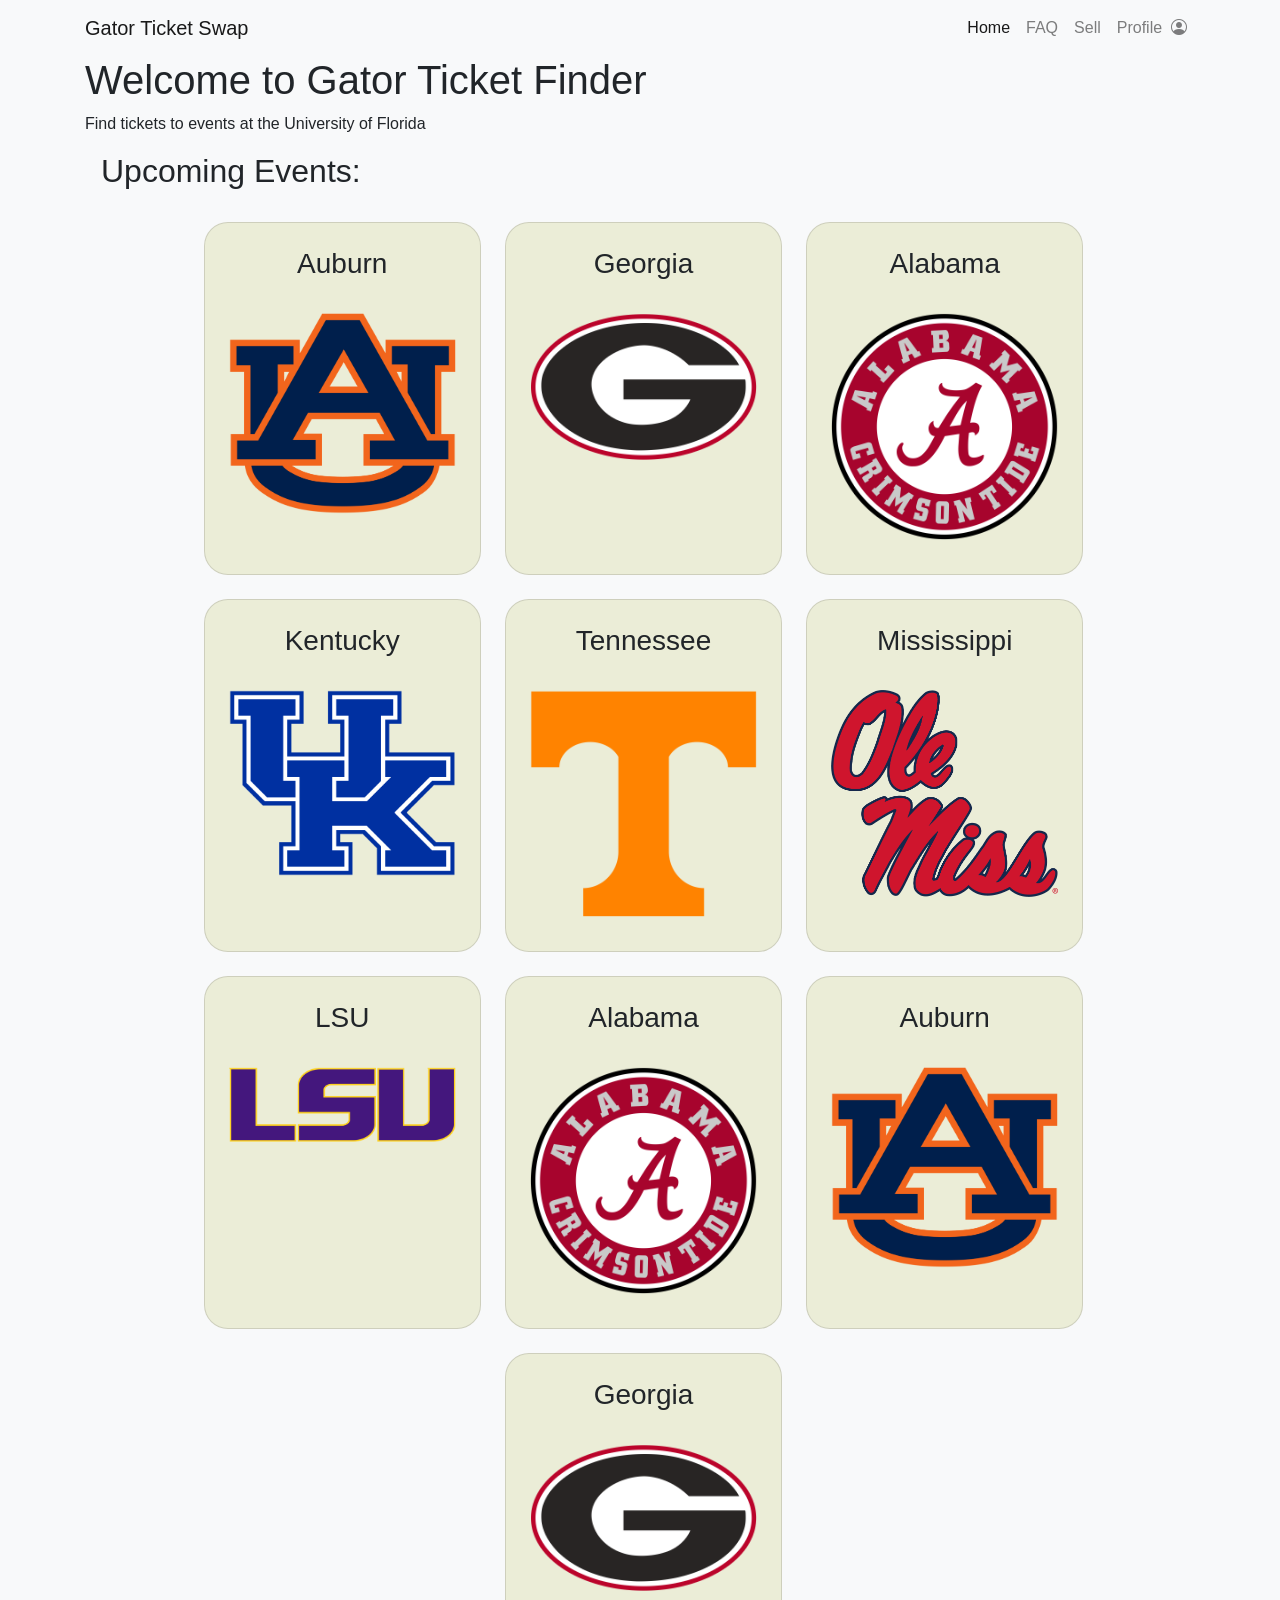
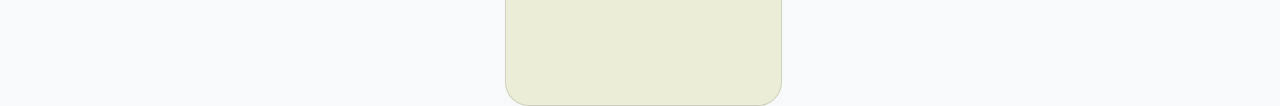
<file: frontend/index.html>
<!DOCTYPE html>
<html lang="en">

<head>
    <title>Gator Ticket Finder</title>
    <meta charset="utf-8">
    <meta name="viewport" content="width=device-width, initial-scale=1">
    <link rel="stylesheet" href="https://cdn.jsdelivr.net/npm/bootstrap@4.6.2/dist/css/bootstrap.min.css">
    <link rel="stylesheet" href="https://cdn.jsdelivr.net/npm/bootstrap-icons@1.11.3/font/bootstrap-icons.min.css">
    <link type="text/css" rel="stylesheet" href="./css/index.css">
    <script src="https://cdn.jsdelivr.net/npm/jquery@3.7.1/dist/jquery.slim.min.js"></script>
    <script src="https://cdn.jsdelivr.net/npm/popper.js@1.16.1/dist/umd/popper.min.js"></script>
    <script src="https://cdn.jsdelivr.net/npm/bootstrap@4.6.2/dist/js/bootstrap.bundle.min.js"></script>
    <script src="https://ajax.googleapis.com/ajax/libs/jquery/3.7.1/jquery.min.js"></script>
    <script>
        const games = ['Alabama', 'Georgia', 'Tennessee', 'Auburn', 'LSU', 'Kentucky', 'Mississippi', 'Mississippi State', 'Vanderbilt'];

        function newEvent(game, number) {
            var event = `<div id="event-${number}" class="col-lg-3 card rounded-xl mr-4 mt-4 p-4 bg-cream "><h3 class="text-center" id="game">${game}</h3><br><img src="../img/logos/${game.toLowerCase()}.png"></div>`
            $("#events").append(event);
            $(`#event-${number}`).height($(`#event-${number}`).width() * 4 / 3);
        }

        $(document).ready(function () {
            //Temporarily generating random values as placeholders, once backend is implemented, replace random values with fetched values.
            for (let i = 0; i < 10; i++) {
                let game = games[Math.floor(Math.random() * games.length)];
                newEvent(game, i + 1);
            }
        });

        $(window).on("resize", function () {
            var count = $("#events").children().length;
            for(let i = 1; i <= count; i++) {
                $(`#event-${i}`).height($(`#event-${1}`).width() * 4 / 3);
            }       
        });
    </script>
</head>

<body class="bg-light">
    <div id="nav-placeholder"></div>
    <script>
        $(function () {
            $("#nav-placeholder").load("nav.html #navbar", function (responseTxt, statusTxt, xhr) {
                if (statusTxt == "success")
                    $("#nav-home").addClass("active");
            });
        });
    </script>

    <div class="container">
        <div class="row">
            <div class="col">
                <h1>Welcome to Gator Ticket Finder</h1>
                <p>Find tickets to events at the University of Florida</p>
            </div>
        </div>
        <div class="row ml-3">
            <h2>Upcoming Events:</h2>
        </div>
        <div id="events" class="row ml-3 justify-content-center">
            <!-- Events get added here programmatically -->
        </div>
    </div>
</body>

</html>
</file>
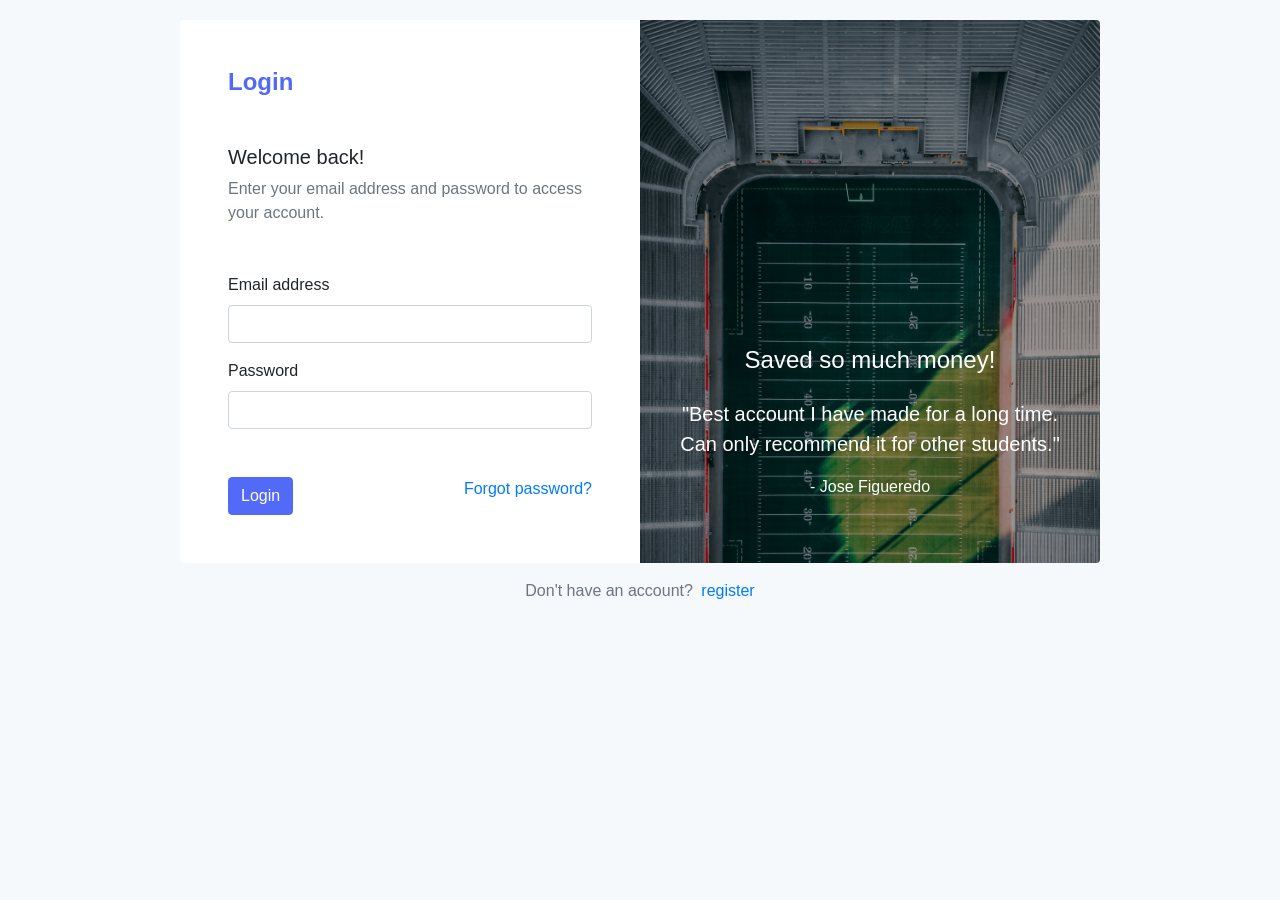
<file: login.html>
<!DOCTYPE html>
<html lang="en">
<head>
    <meta charset="UTF-8">
    <meta name="viewport" content="width=device-width, initial-scale=1.0">
    <link rel="stylesheet" href="https://cdn.jsdelivr.net/npm/bootstrap@4.3.1/dist/css/bootstrap.min.css" integrity="sha384-ggOyR0iXCbMQv3Xipma34MD+dH/1fQ784/j6cY/iJTQUOhcWr7x9JvoRxT2MZw1T" crossorigin="anonymous">
    <link type="text/css" rel="stylesheet" href="login.css">
    <title>Log In</title>
</head>
<body>
    <div id="main-wrapper" class="container">
        <div class="row justify-content-center">
            <div class="col-xl-10">
                <div class="card border-0">
                    <div class="card-body p-0">
                        <div class="row no-gutters">
                            <div class="col-lg-6">
                                <div class="p-5">
                                    <div class="mb-5">
                                        <h3 class="h4 font-weight-bold text-theme">Login</h3>
                                    </div>
    
                                    <h6 class="h5 mb-0">Welcome back!</h6>
                                    <p class="text-muted mt-2 mb-5">Enter your email address and password to access your account.</p>
    
                                    <form id="loginForm">
                                        <div class="form-group">
                                            <label for="exampleInputEmail1">Email address</label>
                                            <input type="email" class="form-control" id="email" required>
                                        </div>
                                        <div class="form-group mb-5">
                                            <label for="exampleInputPassword1">Password</label>
                                            <input type="password" class="form-control" id="password" required>
                                        </div>
                                        <button type="submit" class="btn btn-theme">Login</button>
                                        <a href="#l" class="forgot-link float-right text-primary">Forgot password?</a>
                                    </form>
                                </div>
                            </div>
    
                            <div class="col-lg-6 d-none d-lg-inline-block">
                                <div class="account-block rounded-right">
                                    <div class="overlay rounded-right"></div>
                                    <div class="account-testimonial">
                                        <h4 class="text-white mb-4">Saved so much money!</h4>
                                        <p class="lead text-white">"Best account I have made for a long time. Can only recommend it for other students."</p>
                                        <p>- Jose Figueredo</p>
                                    </div>
                                </div>
                            </div>
                        </div>
    
                    </div>
                    <!-- end card-body -->
                </div>
                <!-- end card -->
    
                <p class="text-muted text-center mt-3 mb-4 mb-0">Don't have an account? <a href="./signup.html" class="text-primary ml-1">register</a></p>
    
                <!-- end row -->
    
            </div>
            <!-- end col -->
        </div>
        <!-- Row -->
    </div>

    <script>
        document.getElementById('loginForm').addEventListener('submit', function(e) {
            e.preventDefault();

            var email = document.getElementById('email').value;
            var password = document.getElementById('password').value;
            
            // Validate email using regex
            var emailRegex = /^[^\s@]+@[^\s@]+\.[^\s@]+$/;
            if (!emailRegex.test(email)) {
                alert('Please enter a valid email address.');
                return;
            }
            // Validate password using regex
            var passwordRegex = /^(?=.*\d)(?=.*[a-z])(?=.*[A-Z]).{8,}$/;
            if (!passwordRegex.test(password)) {
                alert('Password must be at least 8 characters long and contain at least one digit, one lowercase letter, and one uppercase letter.');
                return;
            }

            // Client-side password hashing (use a strong hashing library)
            var hashedPassword = hashFunction(password);



            var xhr = new XMLHttpRequest();
            xhr.open('POST', 'https://localhost:3001/login', true); // Use HTTPS
            xhr.setRequestHeader('Content-Type', 'application/json');

            xhr.send(JSON.stringify({ email: email, password: hashedPassword }));
            
            xhr.onreadystatechange = function() {
                if (xhr.readyState === 4) {
                    if (xhr.status === 200) {
                        var response = JSON.parse(xhr.responseText);
                        if (response.status === 'success') {
                            window.location.href = 'https://localhost:3000/dashboard';
                        } else {
                            alert('Invalid username or password');
                        }
                    } else {
                        alert('Error during the request');
                    }
                }
            };
        });

        function hashFunction(password) {
            // Implement a secure hashing algorithm (e.g., SHA-256)
            // This is a simplified example, use a proven library in a real scenario
            var hash = btoa(password);
            return hash;
        }
    </script>
</body>
</html>
</file>
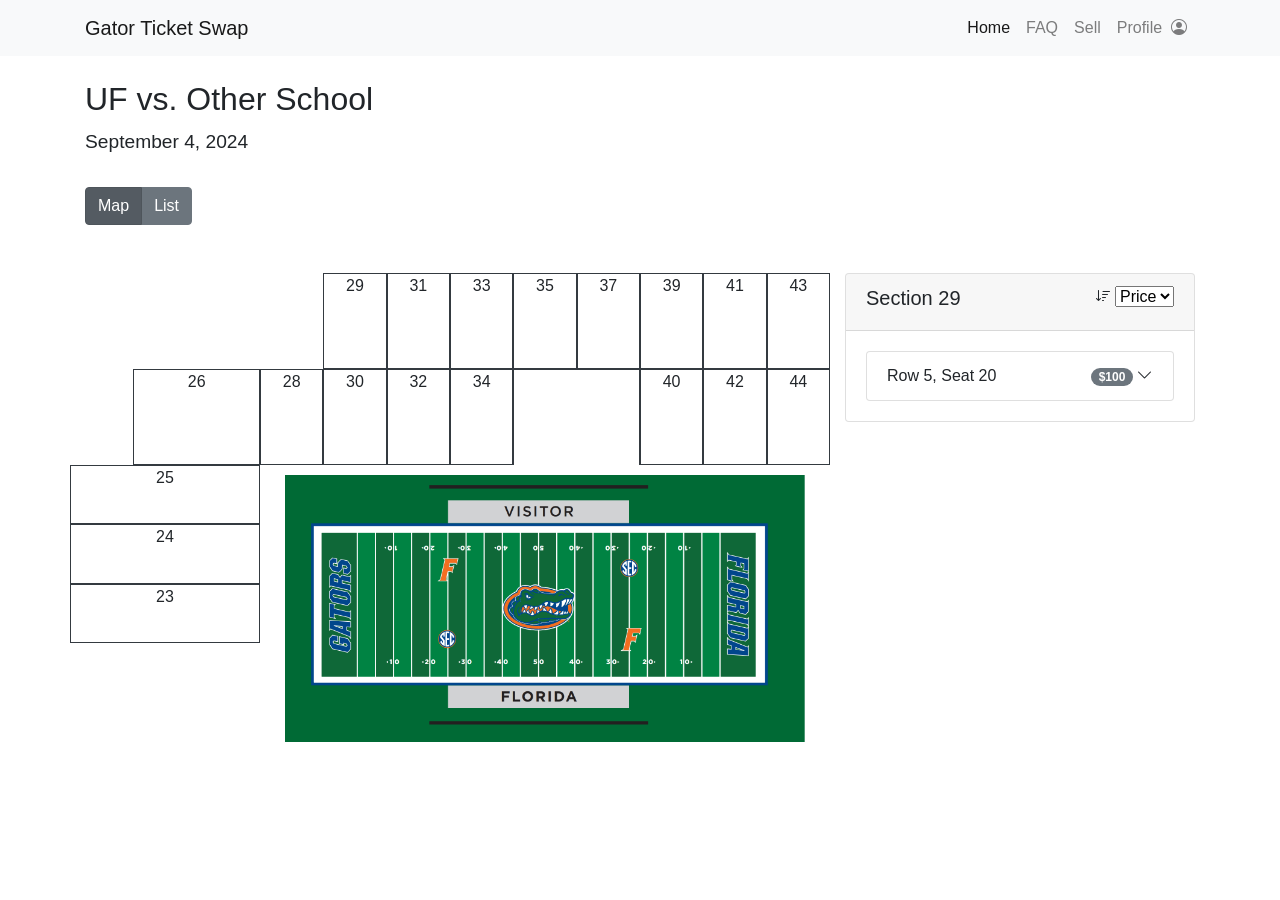
<file: frontend/event.html>
<!DOCTYPE html>
<html lang="en">
    <head>
        <title>Gator Ticket Finder</title>
        <meta charset="utf-8">
        <meta name="viewport" content="width=device-width, initial-scale=1">
        <link rel="stylesheet" href="https://cdn.jsdelivr.net/npm/bootstrap@4.6.2/dist/css/bootstrap.min.css">
        <link rel="stylesheet" href="https://cdn.jsdelivr.net/npm/bootstrap-icons@1.11.3/font/bootstrap-icons.min.css">
        <script src="https://cdn.jsdelivr.net/npm/jquery@3.7.1/dist/jquery.slim.min.js"></script>
        <script src="https://cdn.jsdelivr.net/npm/popper.js@1.16.1/dist/umd/popper.min.js"></script>
        <script src="https://cdn.jsdelivr.net/npm/bootstrap@4.6.2/dist/js/bootstrap.bundle.min.js"></script>
        <script src="https://ajax.googleapis.com/ajax/libs/jquery/3.7.1/jquery.min.js"></script>

        <script>
            function initialize() {
                showMapView();
            }

            function showMapView() {
                $("#map-view").show();
                $("#list-view").hide();

                $("#map_view_btn").addClass("active");
                $("#list_view_btn").removeClass("active");
            }
            
            function showListView() {
                $("#map-view").hide();
                $("#list-view").show();

                $("#map_view_btn").removeClass("active");
                $("#list_view_btn").addClass("active");
            }
        </script>
    </head>

    <body onload="initialize();">
        <div id="nav-placeholder"></div>
        <script>
            $(function(){
                $("#nav-placeholder").load("nav.html #navbar", function(responseTxt, statusTxt, xhr){
                    if(statusTxt == "success")
                        $("#nav-home").addClass("active");
                });
            });
        </script>

        <div class="container bg-white">
            <br>
            <h2 id="event-name">UF vs. Other School</h4>
            <h4 id="event-date"><small>September 4, 2024</small></h4>
            <br>

            <div class="btn-group">
                <button type="button" class="btn btn-secondary active" id="map_view_btn" onclick="showMapView();">Map</button>
                <button type="button" class="btn btn-secondary" id="list_view_btn" onclick="showListView();">List</button>
            </div>
            <br><br><br>

            <div class="row" id="map-view">
                <div class="col-12 col-lg-8">
                    <div class="row">
                        <div class="col-4"><br><br><br><br></div>
                        <div class="col-1 border border-dark text-center" onclick="" style="cursor: pointer;">29</div>
                        <div class="col-1 border border-dark text-center">31</div>
                        <div class="col-1 border border-dark text-center">33</div>
                        <div class="col-1 border border-dark text-center">35</div>
                        <div class="col-1 border border-dark text-center">37</div>
                        <div class="col-1 border border-dark text-center">39</div>
                        <div class="col-1 border border-dark text-center">41</div>
                        <div class="col-1 border border-dark text-center">43</div>
                    </div> <!-- section row 1 -->
        
                    <div class="row">
                        <div class="col-1"><br><br><br><br></div>
                        <div class="col-2 border border-dark text-center">26</div>
                        <div class="col-1 border border-dark text-center">28</div>
                        <div class="col-1 border border-dark text-center">30</div>
                        <div class="col-1 border border-dark text-center">32</div>
                        <div class="col-1 border border-dark text-center">34</div>
                        <div class="col-2 border border-dark border-bottom-0"></div>
                        <div class="col-1 border border-dark text-center">40</div>
                        <div class="col-1 border border-dark text-center">42</div>
                        <div class="col-1 border border-dark text-center">44</div>
                    </div> <!-- section row 2 -->
        
                    <div class="row">
                        <div class="col-3 text-center">
                            <div class="row h-100">
                                <div class="col-12 h-20 d-inline-block border border-dark text-center">25</div>
                                <div class="col-12 border border-dark text-center">24</div>
                                <div class="col-12 border border-dark text-center">23</div>
                                <div class="col-12"></div>
                                <div class="col-12"></div>
                                <div class="col-12"></div>
                                <div class="col-12"></div>
                            </div>
                        </div>
                        <div class="col-9 text-center">
                            <img src="../img/field.png" class="img-fluid" alt="Responsive image" style="padding:10px">
                            <br><br>
                        </div>
        
                    </div> <!-- section/field row -->
                </div> <!-- map column -->

                <div class="col-12 col-lg-4">
                    <div class="card">
                        <div class="card-header">
                            <h5>
                                Section 29
                                <div class="float-right small">
                                    <label for="sort-listings-map"><i class="bi bi-sort-down"></i></label>
                                    <select id="sort-listings-map">
                                        <option value="price">Price</option>
                                        <option value="row">Row</option>
                                    </select>
                                </div>
                            </h5>
                        </div>
                        <div class="card-body" style="max-height: 400px; overflow-y: auto;">
                            <ul class="list-group" id="listings-map">
                                <li class="list-group-item" id="listing-map-1" data-toggle="collapse" data-target="#details-map-1">
                                    Row 5, Seat 20
                                    <div class="float-right">
                                        <span class="badge badge-secondary badge-pill">$100</span>
                                        <i class="bi bi-chevron-down"></i>
                                    </div> <!-- text-right -->
                                    <div id="details-map-1" class="collapse">
                                        Contact: johndoe@ufl.edu
                                    </div>
                                </li>
                            </ul>
                        </div> <!-- map listings card body -->
                    </div> <!-- map listings card -->
                </div> <!-- event details column -->
            </div> <!-- map row -->

            <div class="card" id="list-view">
                <div class="card-header">
                    <h5>
                        Section 29
                        <div class="float-right small">
                            <label for="sort-listings-list"><i class="bi bi-sort-down"></i></label>
                            <select id="sort-listings-list">
                                <option value="price">Price</option>
                                <option value="row">Row</option>
                            </select>
                        </div>
                    </h5>
                </div>
                <div class="card-body" style="max-height: 600px; overflow-y: auto;">
                    <ul class="list-group" id="listings-list">
                        <li class="list-group-item" id="listing-list-1" data-toggle="collapse" data-target="#details-list-1">
                            Section 29, Row 5, Seat 20
                            <div class="float-right">
                                <span class="badge badge-secondary badge-pill">$100</span>
                                <i class="bi bi-chevron-down"></i>
                            </div> <!-- text-right -->
                            <div id="details-list-1" class="collapse">
                                Contact: johndoe@ufl.edu
                            </div>
                        </li>
                    </ul>
                </div> <!-- list listings card body -->
            </div> <!-- list listings card -->



            <br><br><br><br><br>
        </div> <!-- container -->

            
    </body>
</html>
</file>
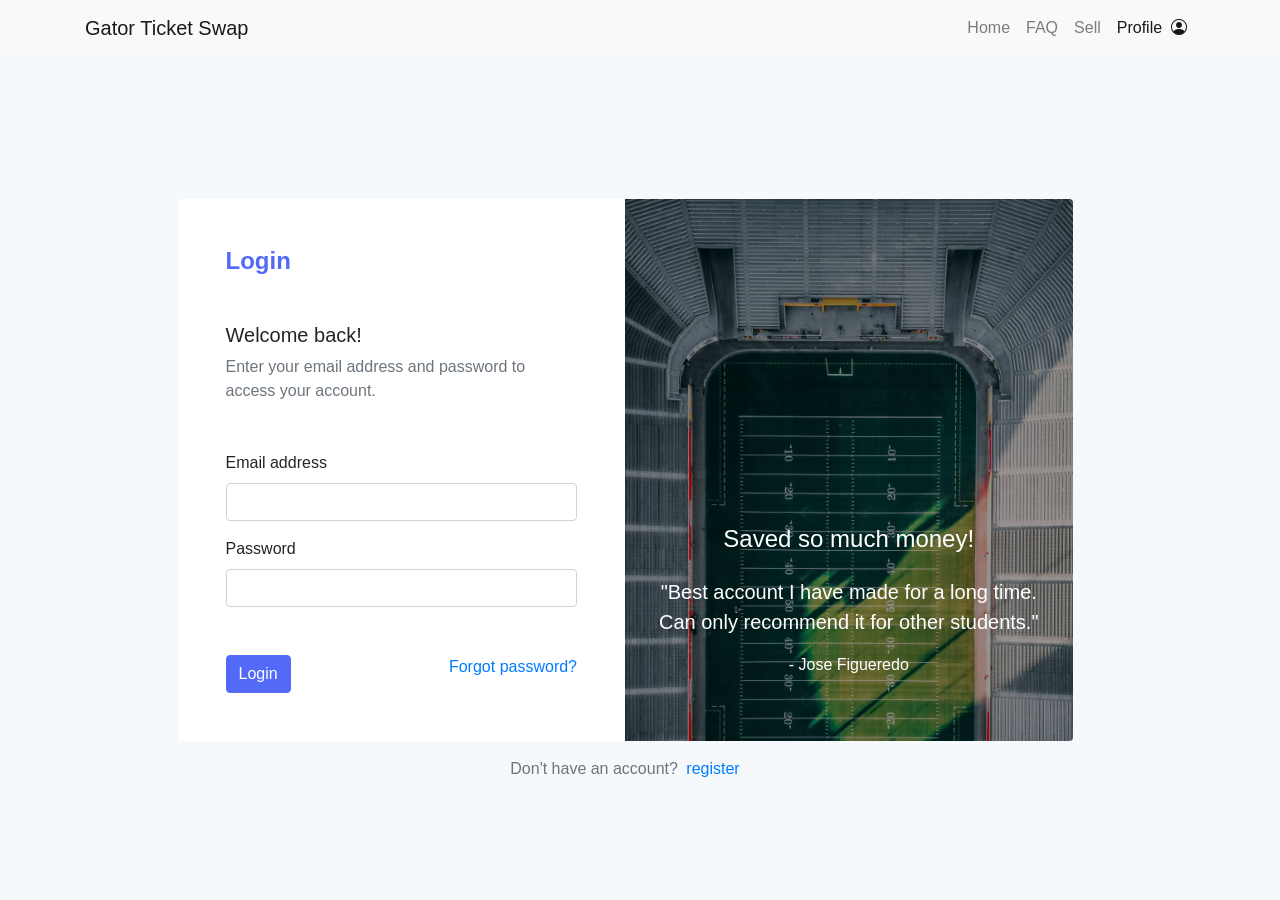
<file: frontend/login.html>
<!DOCTYPE html>
<html lang="en">

<head>
    <meta charset="utf-8">
    <meta name="viewport" content="width=device-width, initial-scale=1">
    <link rel="stylesheet" href="https://cdn.jsdelivr.net/npm/bootstrap@4.6.2/dist/css/bootstrap.min.css">
    <link rel="stylesheet" href="https://cdn.jsdelivr.net/npm/bootstrap-icons@1.11.3/font/bootstrap-icons.min.css">
    <script src="https://cdn.jsdelivr.net/npm/jquery@3.7.1/dist/jquery.slim.min.js"></script>
    <script src="https://cdn.jsdelivr.net/npm/popper.js@1.16.1/dist/umd/popper.min.js"></script>
    <script src="https://cdn.jsdelivr.net/npm/bootstrap@4.6.2/dist/js/bootstrap.bundle.min.js"></script>
    <script src="https://ajax.googleapis.com/ajax/libs/jquery/3.7.1/jquery.min.js"></script>
    <link type="text/css" rel="stylesheet" href="./css/login.css">
    <title>Log In</title>
</head>

<body>
    <div id="nav-placeholder"></div>
    <script>
        $(function () {
            $("#nav-placeholder").load("nav.html #navbar", function (responseTxt, statusTxt, xhr) {
                if (statusTxt == "success")
                    $("#nav-profile").addClass("active");
            });
        });
    </script>
    <br><br>

    <div id="main-wrapper " class="container bg">
        <div class="row justify-content-center w-100">
            <div class="col-xl-10 ">
                <div class="card border-0">
                    <div class="card-body p-0">
                        <div class="row no-gutters">
                            <div class="col-lg-6">
                                <div class="p-5">
                                    <div class="mb-5">
                                        <h3 class="h4 font-weight-bold text-theme">Login</h3>
                                    </div>

                                    <h6 class="h5 mb-0">Welcome back!</h6>
                                    <p class="text-muted mt-2 mb-5">Enter your email address and password to access your
                                        account.</p>

                                    <form id="loginForm" method="post" action="/api/login">
                                        <div class="form-group">
                                            <label for="email">Email address</label>
                                            <input type="email" class="form-control" id="email" name="email" required>
                                        </div>
                                        <div class="form-group mb-5">
                                            <label for="password">Password</label>
                                            <input type="password" class="form-control" id="password" name="password"
                                                required>
                                        </div>
                                        <button type="submit" class="btn btn-theme">Login</button>
                                        <a href="#l" class="forgot-link float-right text-primary">Forgot password?</a>
                                    </form>
                                </div>
                            </div>

                            <div class="col-lg-6 d-none d-lg-inline-block">
                                <div class="account-block rounded-right">
                                    <div class="overlay rounded-right"></div>
                                    <div class="account-testimonial">
                                        <h4 class="text-white mb-4">Saved so much money!</h4>
                                        <p class="lead text-white">"Best account I have made for a long time. Can only
                                            recommend it for other students."</p>
                                        <p>- Jose Figueredo</p>
                                    </div>
                                </div>
                            </div>
                        </div>

                    </div>
                    <!-- end card-body -->
                </div>
                <!-- end card -->

                <p class="text-muted text-center mt-3 mb-4 mb-0">Don't have an account? <a href="./signup.html"
                        class="text-primary ml-1">register</a></p>

                <!-- end row -->

            </div>
            <!-- end col -->
        </div>
        <!-- Row -->
    </div>

    <script>
        const crypto = require('crypto');

        $(document).ready(function () {
            $('#loginForm').submit(function (event) {
                event.preventDefault();
                var email = $('#email').val();
                var password = $('#password').val();

                // Validate email using regex
                var emailRegex = /^[^\s@]+@[^\s@]+\.[^\s@]+$/;
                if (!emailRegex.test(email)) {
                    alert('Please enter a valid email address.');
                    return;
                }
                // Validate password using regex
                var passwordRegex = /^(?=.*\d)(?=.*[a-z])(?=.*[A-Z]).{8,}$/;
                if (!passwordRegex.test(password)) {
                    alert('Password must be at least 8 characters long and contain at least one digit, one lowercase letter, and one uppercase letter.');
                    return;
                }


                // Hash the password client-side
                // var hashedPassword = hashFunction(password);
                var hashedPassword = password;

                $.ajax({
                    type: 'POST',
                    url: '/api/login',
                    data: JSON.stringify({ action: "login", email: email, password: hashedPassword }),
                    contentType: 'application/json',
                    success: function (response) {
                        // Handle success response
                        if (response.status === 'success') {
                            window.location.href = '/index.html';
                        } else {
                            alert('Invalid email or password');
                        }
                    },
                    error: function (xhr, status, error) {
                        // Handle error response
                        console.error(error);
                        alert('Error occurred while processing your request');
                    }
                });
            });
        });

        function hashFunction(password) {
            // Create a new instance of the SHA-256 hashing algorithm
            const sha256 = crypto.createHash('sha256');

            // Update the hash object with the password
            sha256.update(password);

            // Generate the hashed password as a hexadecimal string
            const hash = sha256.digest('hex');

            return hash;
        }
    </script>
</body>

</html>
</file>
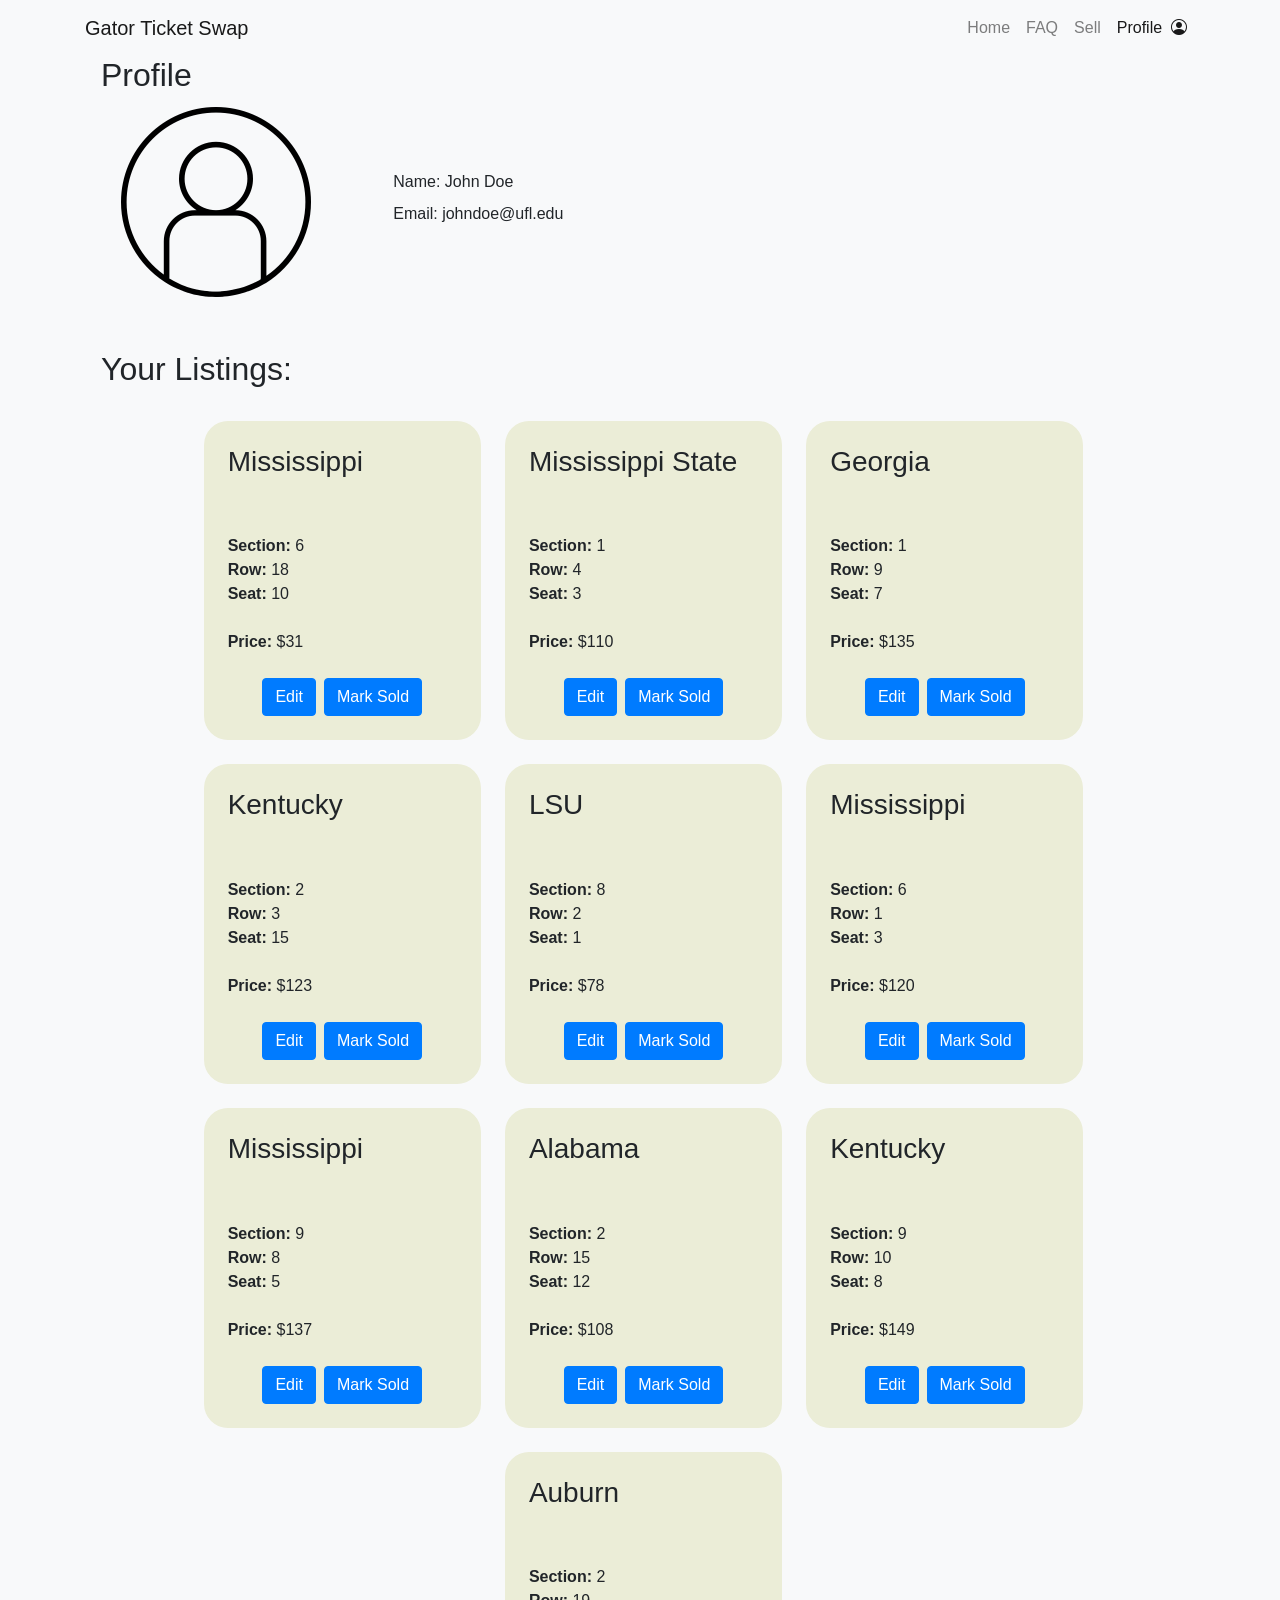
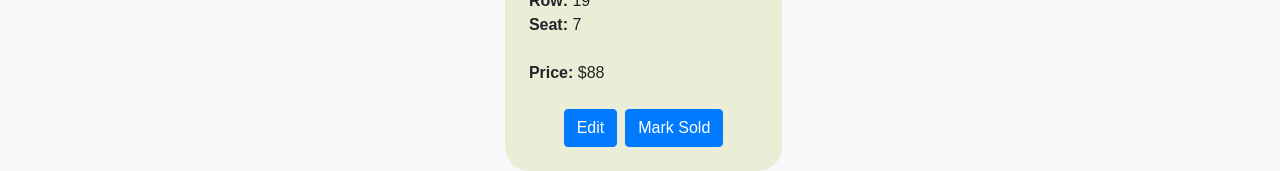
<file: frontend/profile.html>
<!DOCTYPE html>
<html lang="en">

<head>
    <title>Profile</title>
    <meta charset="utf-8">
    <meta name="viewport" content="width=device-width, initial-scale=1">
    <link rel="stylesheet" href="https://cdn.jsdelivr.net/npm/bootstrap@4.6.2/dist/css/bootstrap.min.css">
    <link rel="stylesheet" href="https://cdn.jsdelivr.net/npm/bootstrap-icons@1.11.3/font/bootstrap-icons.min.css">
    <link type="text/css" rel="stylesheet" href="./css/profile.css">
    <script src="https://cdn.jsdelivr.net/npm/jquery@3.7.1/dist/jquery.slim.min.js"></script>
    <script src="https://cdn.jsdelivr.net/npm/popper.js@1.16.1/dist/umd/popper.min.js"></script>
    <script src="https://cdn.jsdelivr.net/npm/bootstrap@4.6.2/dist/js/bootstrap.bundle.min.js"></script>
    <script src="https://ajax.googleapis.com/ajax/libs/jquery/3.7.1/jquery.min.js"></script>
    <script>
        // Placeholders, once backend is implemented, set these values to fetched values
        const name = "John Doe";
        const email = "johndoe@ufl.edu";
        const profilePicture = "../img/profile_picture.png";
        const games = ['Alabama', 'Georgia', 'Tennessee', 'Auburn', 'LSU', 'Kentucky', 'Mississippi', 'Mississippi State', 'Vanderbilt'];

        function newListing(number, game, section, row, seat, price) {
            let listing = `<div id="listing-${number}" class="col-lg-3 rounded-xl mr-4 mt-4 p-4 bg-cream">
                                <h3 id="game">${game}</h3><br><br>
                                <b>Section: </b><span id="section">${section}</span><br>
                                <b>Row: </b><span id="row">${row}</span><br>
                                <b>Seat: </b><span id="seat">${seat}</span><br><br>
                                <b>Price: </b><span id="price">${price}</span><br><br>
                                <div class="d-flex justify-content-center">
                                    <input type="button" class="btn btn-primary mr-1" value="Edit">
                                    <input type="button" class="btn btn-primary ml-1" value="Mark Sold">
                                </div>
                            </div>`;
            $("#listings").append(listing);
        }
        $(document).ready(function () {
            $("#name").html(name)
            $("#email").html(email)
            $("#profile_picture").attr("src", profilePicture);

            for (let i = 0; i < 10; i++) {
                //Temporarily generating random values as placeholders, once backend is implemented, replace random values with fetched values.
                let game = games[Math.floor(Math.random() * games.length)];
                let section = Math.floor(Math.random() * 10) + 1;
                let row = Math.floor(Math.random() * 20) + 1;
                let seat = Math.floor(Math.random() * 15) + 1;
                let price = "$" + (Math.floor(Math.random() * 150) + 1);

                newListing(i + 1, game, section, row, seat, price);
            }
        });
    </script>
</head>

<body class="bg-light">
    <div id="nav-placeholder"></div>
    <script>
        $(function () {
            $("#nav-placeholder").load("nav.html #navbar", function (responseTxt, statusTxt, xhr) {
                if (statusTxt == "success")
                    $("#nav-profile").addClass("active");
            });
        });
    </script>
    <div id="main" class="container">
        <div class="row ml-3">
            <h2>Profile</h2>
        </div>
        <div class="row align-items-center ml-3">
            <div class="col-md-3">
                <img id="profile_picture" src="../img/profile_picture.png">
            </div>
            <div class="col-md-4">
                <label>Name:</label> <span id="name"></span><br>
                <label>Email:</label> <span id="email"></span><br>
            </div>
        </div>
        <div class="row mt-5"></div>
        <div class="row ml-3">
            <h2>Your Listings:</h2>
        </div>
        <div id="listings" class="row ml-3 justify-content-center">
            <!-- Listings get added here programmatically -->
        </div>
    </div>
</body>

</html>
</file>
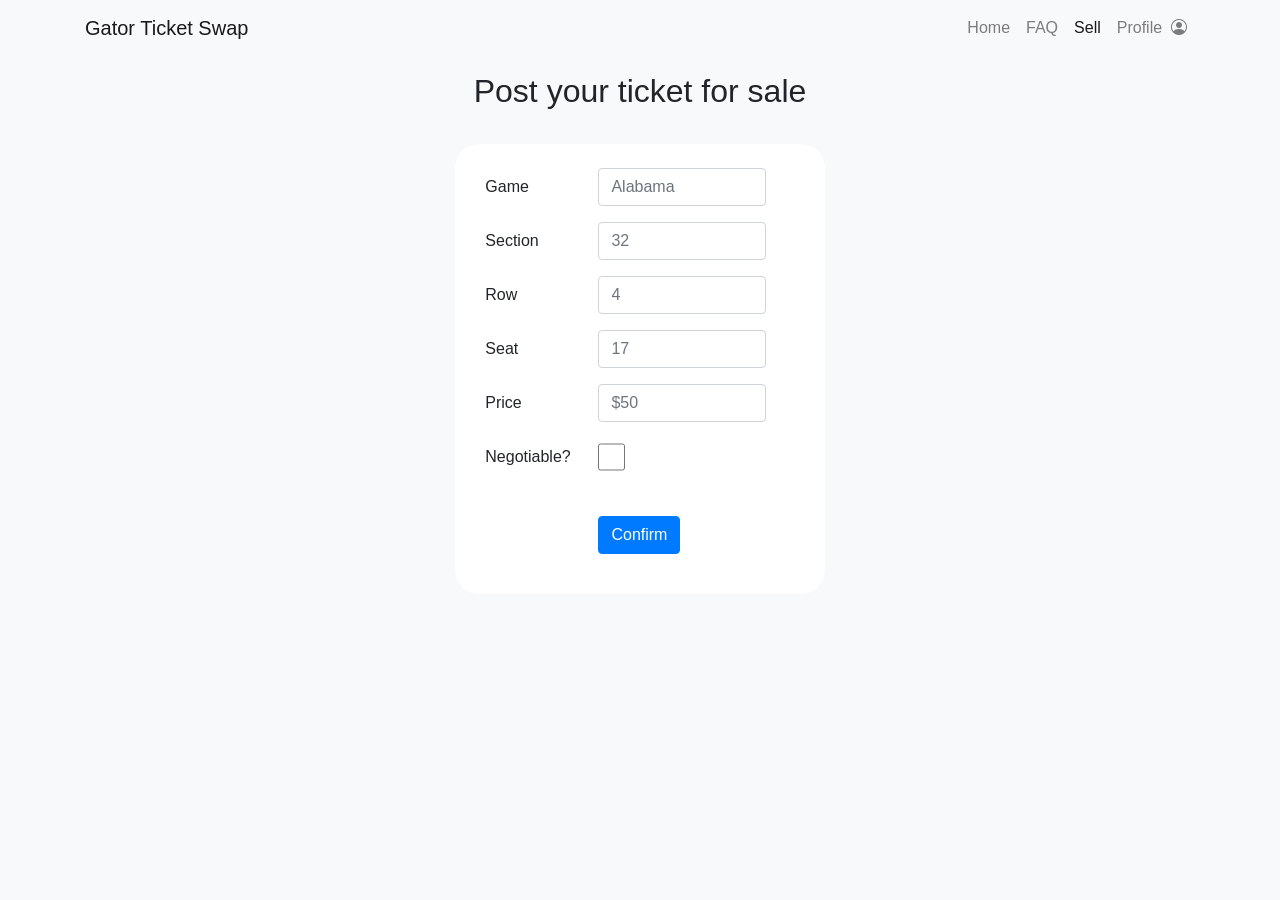
<file: frontend/sell.html>
<!DOCTYPE html>
<html lang="en">

<head>
    <title>Create a Listing</title>
    <meta charset="utf-8">
    <meta name="viewport" content="width=device-width, initial-scale=1">
    <link rel="stylesheet" href="https://cdn.jsdelivr.net/npm/bootstrap@4.6.2/dist/css/bootstrap.min.css">
    <link rel="stylesheet" href="https://cdn.jsdelivr.net/npm/bootstrap-icons@1.11.3/font/bootstrap-icons.min.css">
    <script src="https://cdn.jsdelivr.net/npm/jquery@3.7.1/dist/jquery.slim.min.js"></script>
    <script src="https://cdn.jsdelivr.net/npm/popper.js@1.16.1/dist/umd/popper.min.js"></script>
    <script src="https://cdn.jsdelivr.net/npm/bootstrap@4.6.2/dist/js/bootstrap.bundle.min.js"></script>
    <script src="https://ajax.googleapis.com/ajax/libs/jquery/3.7.1/jquery.min.js"></script>
    <link type="text/css" rel="stylesheet" href="./css/sell.css">
</head>

<body class="bg-light">
    <!-- Navbar -->
    <div id="nav-placeholder"></div>
    <script>
        $(function () {
            $("#nav-placeholder").load("nav.html #navbar", function (responseTxt, statusTxt, xhr) {
                if (statusTxt == "success")
                    $("#nav-sell").addClass("active");
            });
        });
    </script>
    <div class="container bg-light pt-3 pb-3">
        <div class="row justify-content-center">
            <h2>Post your ticket for sale</h2>
            <br><br><br>
        </div>
        <div class="row col-md-4 bg-white p-4 rounded-xl offset-md-4 justify-content-center">
            <form>
                <div class="form-group row">
                    <label for="game" class="col-sm-3 col-form-label">Game</label>
                    <div class="col-sm-7 offset-sm-1">
                        <input type="text" class="form-control" id="game" placeholder="Alabama">
                    </div>
                </div>
                <div class="form-group row">
                    <label for="section" class="col-sm-3 col-form-label">Section</label>
                    <div class="col-sm-7 offset-sm-1">
                        <input type="text" class="form-control" id="section" placeholder="32">
                    </div>
                </div>
                <div class="form-group row">
                    <label for="row" class="col-sm-3 col-form-label">Row</label>
                    <div class="col-sm-7 offset-sm-1">
                        <input type="text" class="form-control" id="row" placeholder="4">
                    </div>
                </div>
                <div class="form-group row">
                    <label for="seat" class="col-sm-3 col-form-label">Seat</label>
                    <div class="col-sm-7 offset-sm-1">
                        <input type="text" class="form-control" id="seat" placeholder="17">
                    </div>
                </div>
                <div class="form-group row">
                    <label for="price" class="col-sm-3 col-form-label">Price</label>
                    <div class="col-sm-7 offset-sm-1">
                        <input type="text" class="form-control" id="price" placeholder="$50">
                    </div>
                </div>
                <div class="form-group row">
                    <label for="negotiable" class="col-sm-3 col-form-label">Negotiable?</label>
                    <div class="col-sm-2 offset-sm-1">
                        <input type="checkbox" class="form-control" id="negotiable">
                    </div>
                </div>
                <br>
                <div class="form-group row justify-content-center">
                    <div class="col-sm-4">
                        <input class="btn btn-primary" type="submit" value="Confirm">
                    </div>
                </div>
            </form>
        </div>
    </div>
</body>

</html>
</file>
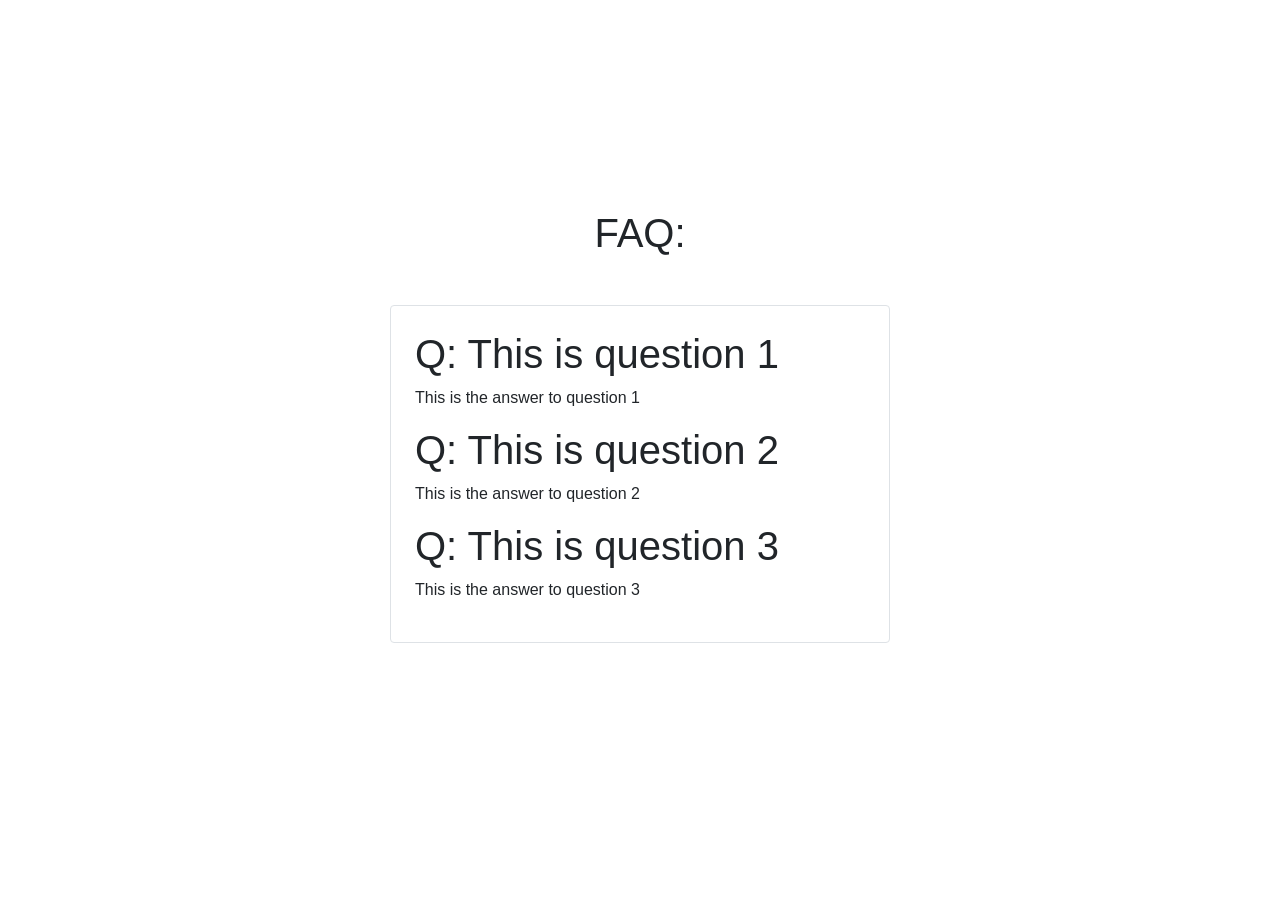
<file: src/faq.html>
<!DOCTYPE html>
<html lang="en">
<head>
    <title>FAQ</title>
    <meta charset="utf-8">
    <meta name="viewport" content="width=device-width, initial-scale=1">
    <link rel="stylesheet" href="https://cdn.jsdelivr.net/npm/bootstrap@4.6.2/dist/css/bootstrap.min.css">
    <link rel="stylesheet" href="css/all_pages.css">
    <script src="https://cdn.jsdelivr.net/npm/jquery@3.7.1/dist/jquery.slim.min.js"></script>
    <script src="https://cdn.jsdelivr.net/npm/popper.js@1.16.1/dist/umd/popper.min.js"></script>
    <script src="https://cdn.jsdelivr.net/npm/bootstrap@4.6.2/dist/js/bootstrap.bundle.min.js"></script>
</head>
<body>
    <div id="nav-placeholder"></div>
    <script>
        $(function(){
            $("#nav-placeholder").load("nav.html #navbar", function(responseTxt, statusTxt, xhr){
                if(statusTxt == "success")
                    $("#nav-faq").addClass("active");
            });
        });
    </script>
    <div class="container">
        <h1 class="text-center mb-5 ">FAQ:</h1>
        <div id="faqBox" class="container border rounded p-4 mb-5">
            <div class="row">
                <div class="col-md-12">
                    <div class="qabox">
                        <h1>Q: This is question 1</h1>
                        <p>This is the answer to question 1</p>
                    </div>
                </div>
                <div class="col-md-12">
                    <div class="qabox">
                        <h1>Q: This is question 2</h1>
                        <p>This is the answer to question 2</p>
                    </div>
                </div>
                <div class="col-md-12">
                    <div class="qabox">
                        <h1>Q: This is question 3</h1>
                        <p>This is the answer to question 3</p>
                    </div>
                </div>
            </div>
        </div>
    </div>
</body>
</html>
</file>
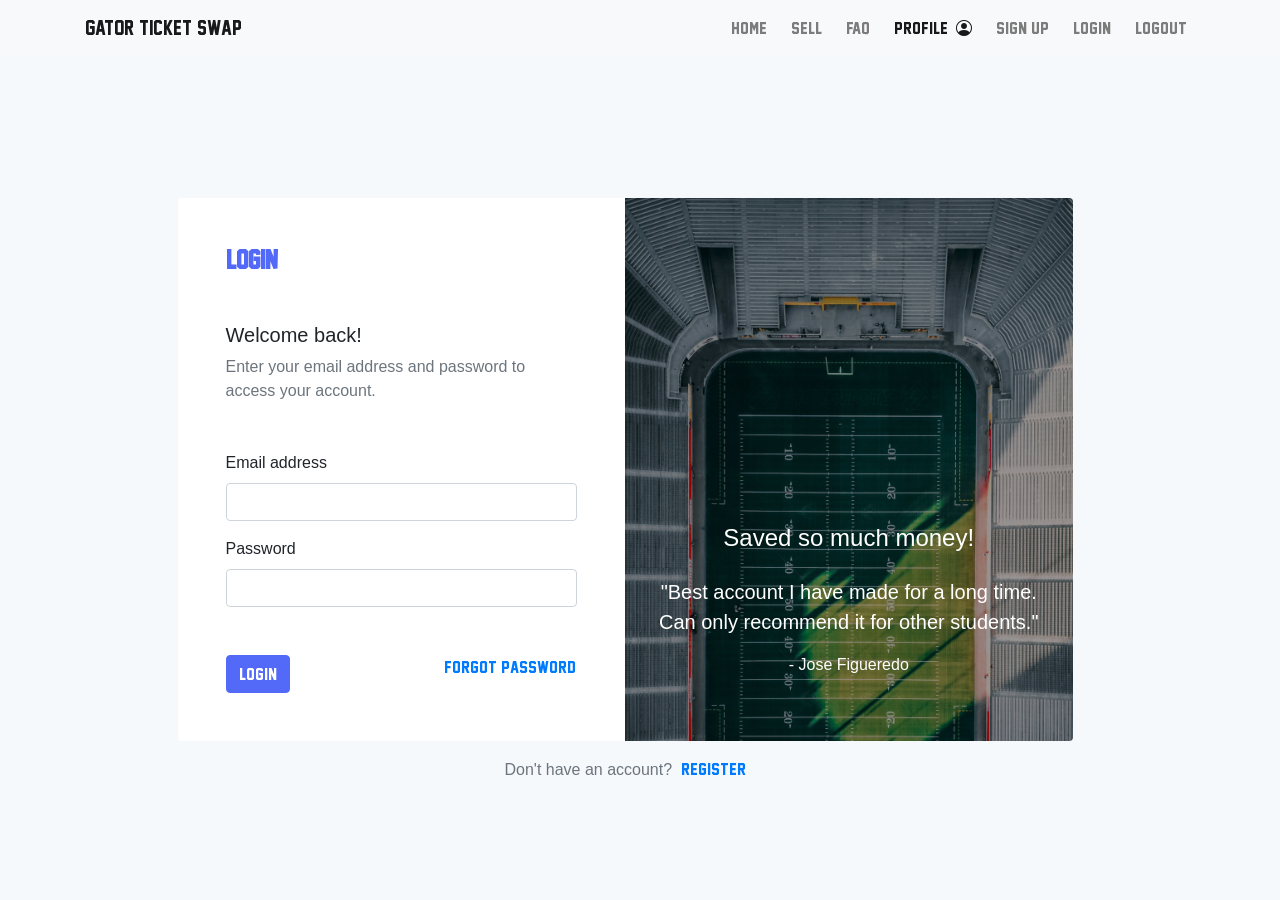
<file: src/login.html>
<!DOCTYPE html>
<html lang="en">
<head>
    <meta charset="utf-8">
    <meta name="viewport" content="width=device-width, initial-scale=1">
    <link rel="stylesheet" href="https://cdn.jsdelivr.net/npm/bootstrap@4.6.2/dist/css/bootstrap.min.css">
    <link rel="stylesheet" href="https://cdn.jsdelivr.net/npm/bootstrap-icons@1.11.3/font/bootstrap-icons.min.css">
    <script src="https://cdn.jsdelivr.net/npm/jquery@3.7.1/dist/jquery.slim.min.js"></script>
    <script src="https://cdn.jsdelivr.net/npm/popper.js@1.16.1/dist/umd/popper.min.js"></script>
    <script src="https://cdn.jsdelivr.net/npm/bootstrap@4.6.2/dist/js/bootstrap.bundle.min.js"></script>
    <script src="https://ajax.googleapis.com/ajax/libs/jquery/3.7.1/jquery.min.js"></script>
    <link type="text/css" rel="stylesheet" href="./css/login.css">
    <title>Log In</title>
</head>
<body>
    <div id="nav-placeholder"></div>
    <script>
        $(function(){
            $("#nav-placeholder").load("nav.html #navbar", function(responseTxt, statusTxt, xhr){
                if(statusTxt == "success")
                    $("#nav-profile").addClass("active");
            });
        });
    </script>
    <br><br>

    <div id="main-wrapper " class="container bg">
        <div class="row justify-content-center w-100">
            <div class="col-xl-10 ">
                <div class="card border-0">
                    <div class="card-body p-0">
                        <div class="row no-gutters">
                            <div class="col-lg-6">
                                <div class="p-5">
                                    <div class="mb-5">
                                        <h3 class="h4 font-weight-bold text-theme">Login</h3>
                                    </div>
    
                                    <h6 class="h5 mb-0">Welcome back!</h6>
                                    <p class="text-muted mt-2 mb-5">Enter your email address and password to access your account.</p>
    
                                    <form id="loginForm">
                                        <div class="form-group">
                                            <label for="exampleInputEmail1">Email address</label>
                                            <input type="email" class="form-control" id="email" required>
                                        </div>
                                        <div class="form-group mb-5">
                                            <label for="exampleInputPassword1">Password</label>
                                            <input type="password" class="form-control" id="password" required>
                                        </div>
                                        <button type="submit" class="btn btn-theme">Login</button>
                                        <a href="#l" class="forgot-link float-right text-primary">Forgot password?</a>
                                    </form>
                                </div>
                            </div>
    
                            <div class="col-lg-6 d-none d-lg-inline-block">
                                <div class="account-block rounded-right">
                                    <div class="overlay rounded-right"></div>
                                    <div class="account-testimonial">
                                        <h4 class="text-white mb-4">Saved so much money!</h4>
                                        <p class="lead text-white">"Best account I have made for a long time. Can only recommend it for other students."</p>
                                        <p>- Jose Figueredo</p>
                                    </div>
                                </div>
                            </div>
                        </div>
    
                    </div>
                    <!-- end card-body -->
                </div>
                <!-- end card -->
    
                <p class="text-muted text-center mt-3 mb-4 mb-0">Don't have an account? <a href="./signup.html" class="text-primary ml-1">register</a></p>
    
                <!-- end row -->
    
            </div>
            <!-- end col -->
        </div>
        <!-- Row -->
    </div>

    <script>
        document.getElementById('loginForm').addEventListener('submit', function(e) {
            e.preventDefault();

            var email = document.getElementById('email').value;
            var password = document.getElementById('password').value;
            
            // Validate email using regex
            var emailRegex = /^[^\s@]+@[^\s@]+\.[^\s@]+$/;
            if (!emailRegex.test(email)) {
                alert('Please enter a valid email address.');
                return;
            }
            // Validate password using regex
            var passwordRegex = /^(?=.*\d)(?=.*[a-z])(?=.*[A-Z]).{8,}$/;
            if (!passwordRegex.test(password)) {
                alert('Password must be at least 8 characters long and contain at least one digit, one lowercase letter, and one uppercase letter.');
                return;
            }

            // Client-side password hashing (use a strong hashing library)
            var hashedPassword = hashFunction(password);



            var xhr = new XMLHttpRequest();
            xhr.open('POST', 'https://localhost:3001/login', true); // Use HTTPS
            xhr.setRequestHeader('Content-Type', 'application/json');

            xhr.send(JSON.stringify({ email: email, password: hashedPassword }));
            
            xhr.onreadystatechange = function() {
                if (xhr.readyState === 4) {
                    if (xhr.status === 200) {
                        var response = JSON.parse(xhr.responseText);
                        if (response.status === 'success') {
                            window.location.href = 'https://localhost:3000/dashboard';
                        } else {
                            alert('Invalid username or password');
                        }
                    } else {
                        alert('Error during the request');
                    }
                }
            };
        });

        function hashFunction(password) {
            // Implement a secure hashing algorithm (e.g., SHA-256)
            // This is a simplified example, use a proven library in a real scenario
            var hash = btoa(password);
            return hash;
        }
    </script>
</body>
</html>
</file>
<file: frontend/css/index.css>
.bg-cream {
    background-color: #EBEDD7;
}

img {
    width: 100%;
}

.rounded-xl {
    border-radius: 1.5em;
}
</file>
<file: login.css>
body{
    margin-top:20px;
    background: #f6f9fc;
}
.account-block {
    padding: 0;
    background-image: url(./loginPic.jpg);
    background-repeat: no-repeat;
    background-size: cover;
    height: 100%;
    position: relative;
}
.account-block .overlay {
    -webkit-box-flex: 1;
    -ms-flex: 1;
    flex: 1;
    position: absolute;
    top: 0;
    bottom: 0;
    left: 0;
    right: 0;
    background-color: rgba(0, 0, 0, 0.4);
}
.account-block .account-testimonial {
    text-align: center;
    color: #fff;
    position: absolute;
    margin: 0 auto;
    padding: 0 1.75rem;
    bottom: 3rem;
    left: 0;
    right: 0;
}

.text-theme {
    color: #5369f8 !important;
}

.btn-theme {
    background-color: #5369f8;
    border-color: #5369f8;
    color: #fff;
}
</file>
<file: frontend/css/login.css>
body{
    height: 100vh;
    width: 100vw;
    background-color: #f6f9fc;
    display: flex;
    flex-direction: column;
    justify-content: start;
}
.bg-red{
    background-color: red;
}
.bg{
    height: 100vh;
    display: flex;
    align-items: center;
}
.account-block {
    padding: 0;
    background-image: url(./../../img/loginPic.jpg);
    background-repeat: no-repeat;
    background-size: cover;
    height: 100%;
    position: relative;
}
.account-block .overlay {
    -webkit-box-flex: 1;
    -ms-flex: 1;
    flex: 1;
    position: absolute;
    top: 0;
    bottom: 0;
    left: 0;
    right: 0;
    background-color: rgba(0, 0, 0, 0.4);
}
.account-block .account-testimonial {
    text-align: center;
    color: #fff;
    position: absolute;
    margin: 0 auto;
    padding: 0 1.75rem;
    bottom: 3rem;
    left: 0;
    right: 0;
}

.text-theme {
    color: #5369f8 !important;
}

.btn-theme {
    background-color: #5369f8;
    border-color: #5369f8;
    color: #fff;
}
</file>
<file: frontend/css/profile.css>
.bg-cream {
    background-color: #EBEDD7;
}

.rounded-xl {
    border-radius: 1.5em;
}
</file>
<file: frontend/css/sell.css>
.rounded-xl {
    border-radius: 1.5em;
}
</file>
<file: src/css/all_pages.css>
body, html {
    height: 100%;
}

body {
    display: flex;
    justify-content: center;
    align-items: center;
    margin: 0;
}

#faqBox {
    max-width: 500px;
    overflow: auto;
}
</file>
<file: src/css/login.css>
@font-face {
    font-family: 'Jersey';
    src: url('../font/Jersey\ M54.ttf') format('truetype');
}

body {
    height: 100vh;
    width: 100vw;
    background-color: #f6f9fc;
    display: flex;
    flex-direction: column;
    justify-content: start;
}

.bg-red {
    background-color: red;
}

.bg {
    height: 100vh;
    display: flex;
    align-items: center;
}

.account-block {
    padding: 0;
    background-image: url(./../../img/loginPic.jpg);
    background-repeat: no-repeat;
    background-size: cover;
    height: 100%;
    position: relative;
}

.account-block .overlay {
    -webkit-box-flex: 1;
    -ms-flex: 1;
    flex: 1;
    position: absolute;
    top: 0;
    bottom: 0;
    left: 0;
    right: 0;
    background-color: rgba(0, 0, 0, 0.4);
}

.account-block .account-testimonial {
    text-align: center;
    color: #fff;
    position: absolute;
    margin: 0 auto;
    padding: 0 1.75rem;
    bottom: 3rem;
    left: 0;
    right: 0;
}

.text-theme {
    color: #5369f8 !important;
}

.btn-theme {
    background-color: #5369f8;
    border-color: #5369f8;
    color: #fff;
}

a, h3, .btn {
    font-family: 'Jersey', sans-serif;
}

p {
    color: white;
}

html,
body {
    max-width: 100%;
    overflow-x: hidden;
}
</file>
